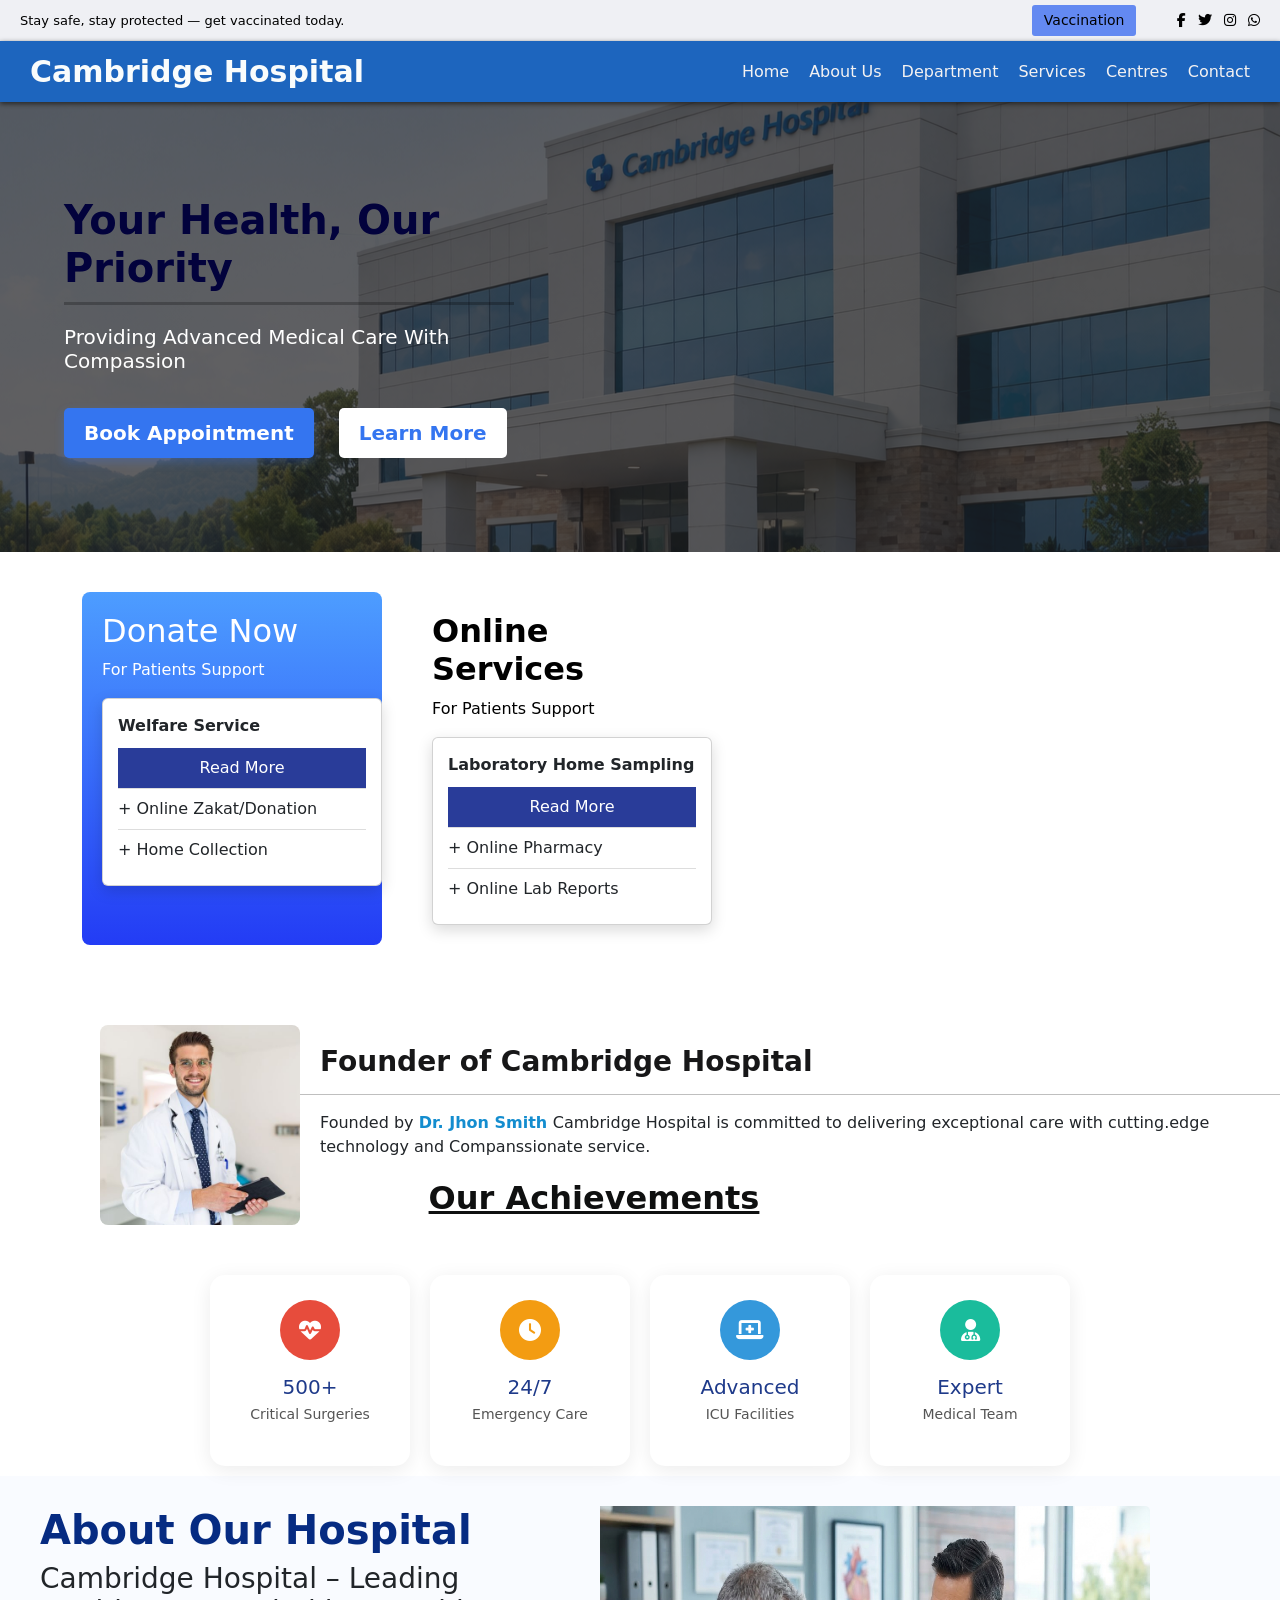
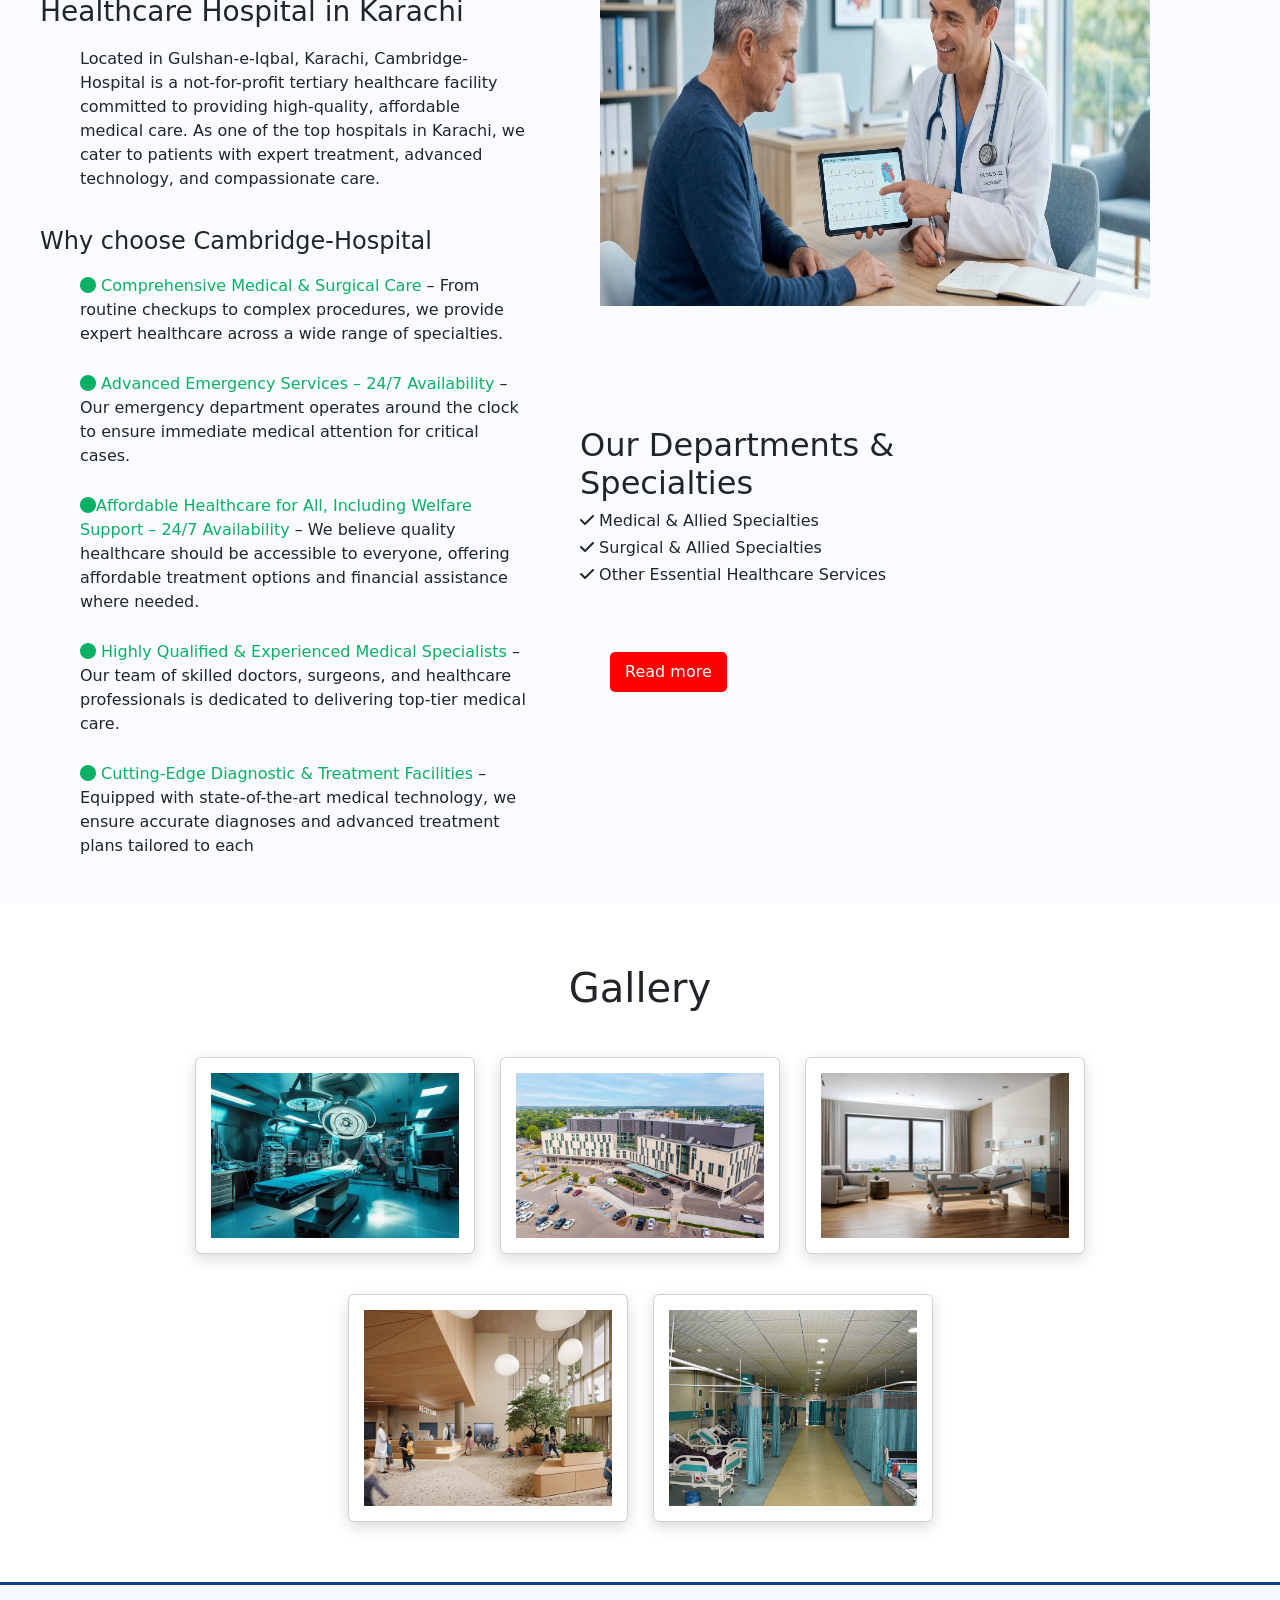
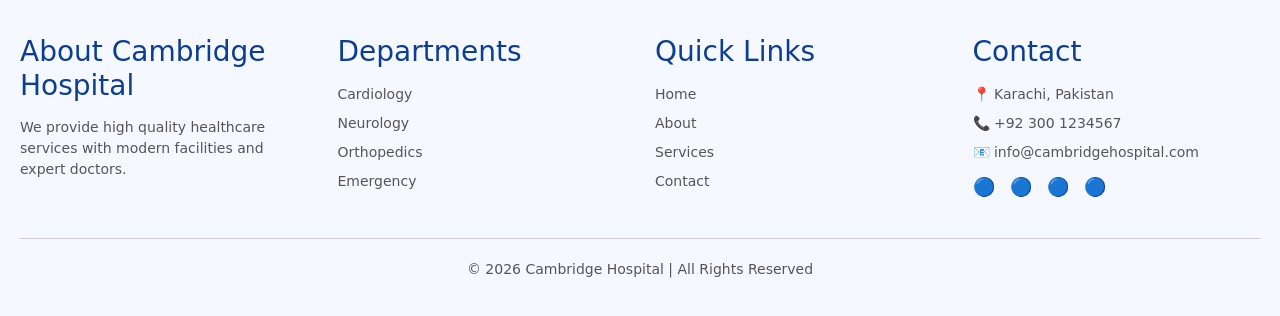
<file: index.html>
<!DOCTYPE html>
<html lang="en">
<head>
    <meta charset="UTF-8">
    <meta name="viewport" content="width=device-width, initial-scale=1.0">
    <title>Cambridge-hospital</title>
    <link rel="stylesheet" href="https://cdnjs.cloudflare.com/ajax/libs/font-awesome/6.5.0/css/all.min.css">
     <link rel="stylesheet" href="style.css">
  
     <link href="https://unpkg.com/aos@2.3.1/dist/aos.css" rel="stylesheet">
    <link href="https://cdn.jsdelivr.net/npm/bootstrap@5.3.8/dist/css/bootstrap.min.css" rel="stylesheet" integrity="sha384-sRIl4kxILFvY47J16cr9ZwB07vP4J8+LH7qKQnuqkuIAvNWLzeN8tE5YBujZqJLB" crossorigin="anonymous">
</head>
<body>

    <!-- navbar -->
<div class="top-bar">

    
    <div class="top-left">
        <span>Stay safe, stay protected — get vaccinated today.</span>
    </div>

 

    <div class="top-right">
     <a href="#" class="vaccine-btn">Vaccination</a>
        &nbsp;&nbsp;&nbsp;&nbsp;
   <a href="#"><i class="fab fa-facebook-f"></i></a>
        <a href="#"><i class="fab fa-twitter"></i></a>
        <a href="#"><i class="fab fa-instagram"></i></a>
        <a href="#"><i class="fab fa-whatsapp"></i></a>
    </div>
</div>
<!-- navbar -->

<div class=" main-navbar">
    
   <b> <div class="logo">Cambridge Hospital</div></b>
 <div class="row">
   <div class="nav-links">
        <a href="index.html">Home</a>
        <a href="./about-us.html">About Us</a>
        <a href="#">Department</a>
        <a href="service.html">Services</a>
        <a href="#">Centres</a>
        <a href="contact-us.html">Contact</a>
   </div>
</div>
   
</div>
<!-- endbar -->
 
<div class="main">
    <img src="./images/img-hospital.png" class="bg-img" alt="Hospital">
    <div class="overlay"></div>

    <div class="content">
        <h2>Your Health, Our Priority</h2>
        <hr class="line">
        <h5>Providing Advanced Medical Care With Compassion</h5>

        <div class="btn-main">
            <button class="primary">Book Appointment</button>
            <button class="secondary">Learn More</button>
        </div>
    </div>

</div>


 <!-- appoitement -->

<div class="container">

  <!-- LEFT BOX -->
  
  <div class="donate-box">
    <h2>Donate Now</h2>
    <p>For Patients Support</p>

    <div class="card">
      <p class="title">Welfare Service</p>
      <button>Read More</button>

      <div class="item">+ Online Zakat/Donation</div>
      <div class="item">+ Home Collection</div>
    </div>
  </div>

  <!-- RIGHT BOX -->
  
  <div class="service-box">
    <h2 style="color: black;">Online Services</h2>
    <p style="color: black;">For Patients Support</p>

    <div class="card">
      <p class="title">Laboratory Home Sampling</p>
      <button>Read More</button>

      <div class="item">+ Online Pharmacy</div>
      <div class="item">+ Online Lab Reports</div>
    </div>

  </div>

</div>
 <!-- about -->
  <div class="about-main">
<img src="./images/dr-2-pic.jpg" alt="">
<div class="para"><h3>Founder of Cambridge Hospital</h3>
    <hr class="line-2">
<p>Founded by <b style="color: rgb(20, 141, 207);">Dr. Jhon Smith </b> Cambridge Hospital is committed to delivering exceptional care with cutting.edge technology and Companssionate service. </p>

<h2>Our Achievements</h2>
</div></div>
 
<div class="achievements">
 

  <div class="achieve-container">

    <div class="achieve-card">
      <div class="icon red">
        <i class="fa-solid fa-heart-pulse"></i>
      </div>
      <h3>500+</h3>
      <p>Critical Surgeries</p>
    </div>

    <div class="achieve-card">
      <div class="icon orange">
        <i class="fa-solid fa-clock"></i>
      </div>
      <h3>24/7</h3>
      <p>Emergency Care</p>
    </div>

    <div class="achieve-card">
      <div class="icon blue">
        <i class="fa-solid fa-laptop-medical"></i>
      </div>
      <h3>Advanced</h3>
      <p>ICU Facilities</p>
    </div>

    <div class="achieve-card">
      <div class="icon teal">
        <i class="fa-solid fa-user-doctor"></i>
      </div>
      <h3>Expert</h3>
      <p>Medical Team</p>
    </div>
  </div>
</div>


<!--about us  -->
<div class="main-why"> 
<div class="row" >
  <div class="col-5">
   <h1>About Our Hospital</h1>
   <h3>Cambridge Hospital – Leading Healthcare Hospital in Karachi</h3>
   <p class="para">Located in Gulshan-e-Iqbal, Karachi, Cambridge-Hospital is a not-for-profit tertiary healthcare facility committed to providing high-quality, affordable medical care. As one of the top hospitals in Karachi, we cater to patients with expert treatment, advanced technology, and compassionate care.</p>

<h4>Why choose Cambridge-Hospital</h4>
<p><span style="color: rgb(10, 177, 100);"> <i class="fa-solid fa-circle"></i> Comprehensive Medical & Surgical Care</span> – From routine checkups to complex procedures, we provide expert healthcare across a wide range of specialties.</p>
<p><span style="color: rgb(10, 177, 100);"> <i class="fa-solid fa-circle"></i> Advanced Emergency Services – 24/7 Availability</span> –  Our emergency department operates around the clock to ensure immediate medical attention for critical cases.</p>
<p><span style="color: rgb(10, 177, 100);"> <i class="fa-solid fa-circle"></i>Affordable Healthcare for All, Including Welfare Support  – 24/7 Availability</span> – We believe quality healthcare should be accessible to everyone, offering affordable treatment options and financial assistance where needed.</p>
<p><span style="color: rgb(10, 177, 100);"> <i class="fa-solid fa-circle"></i> Highly Qualified & Experienced Medical Specialists</span> – Our team of skilled doctors, surgeons, and healthcare professionals is dedicated to delivering top-tier medical care.</p>
<p><span style="color: rgb(10, 177, 100);"> <i class="fa-solid fa-circle"></i> Cutting-Edge Diagnostic & Treatment Facilities</span> – Equipped with state-of-the-art medical technology, we ensure accurate diagnoses and advanced treatment plans tailored to each</p>
  </div>
  <div class="col-5">
   <img src="./images/Cardiology Consultations-C0_ssqfJ.png" alt="" height="400px" width="600px" style="padding-left:50px;">
   <h2>Our Departments & Specialties</h2>
  <h6> <i class="fa-solid fa-check"></i> Medical & Allied Specialties</h6>
  <h6> <i class="fa-solid fa-check"></i> Surgical & Allied Specialties</h6>
  <h6> <i class="fa-solid fa-check"></i> Other Essential Healthcare Services</h6>
  <button id="btn-us" ><a href="">Read more</a></button>
</div>
  
 
</div>
</div>

<section class="gallery">
    <h1>Gallery</h1>

    <div class="gallery-container">
        <div class="card">
            <img src="./images/gal-2.jpeg">
        </div>

        <div class="card">
            <img src="./images/gal-3.jpeg">
        </div>

        <div class="card">
            <img src="./images/gal-4.jpeg">
        </div>

        <div class="card">
            <img src="./images/gal-5.jpeg">
        </div>

        <div class="card">
            <img src="./images/gal-7.jpg">
        </div>
    </div>

</section>
<footer class="footer">

  <div class="footer-container">

    <!-- About -->
    <div class="footer-box">
      <h3>About Cambridge Hospital</h3>
      <p>We provide high quality healthcare services with modern facilities and expert doctors.</p>
    </div>

    <!-- Departments -->
    <div class="footer-box">
      <h3>Departments</h3>
      <ul>
        <li>Cardiology</li>
        <li>Neurology</li>
        <li>Orthopedics</li>
        <li>Emergency</li>
      </ul>
    </div>

    <!-- Links -->
    <div class="footer-box">
      <h3>Quick Links</h3>
      <ul>
        <li><a href="./index.html">Home</a></li>
        <li><a href="./about-us.html">About</a></li>
        <li><a href="./service.html">Services</a></li>
        <li><a href="./contact-us.html">Contact</a></li>
      </ul>
    </div>

    <!-- Contact -->
    <div class="footer-box">
      <h3>Contact</h3>
      <p>📍 Karachi, Pakistan</p>
      <p>📞 +92 300 1234567</p>
      <p>📧 info@cambridgehospital.com</p>

      <!-- Social Icons -->
      <div class="social">
        <span>🔵</span>
        <span>🔵</span>
        <span>🔵</span>
        <span>🔵</span>
      </div>
    </div>

  </div>

  <!-- Bottom -->
  <div class="footer-bottom">
    <p>© 2026 Cambridge Hospital | All Rights Reserved</p>
  </div>

</footer>
    
    
</body>
</html>
</file>
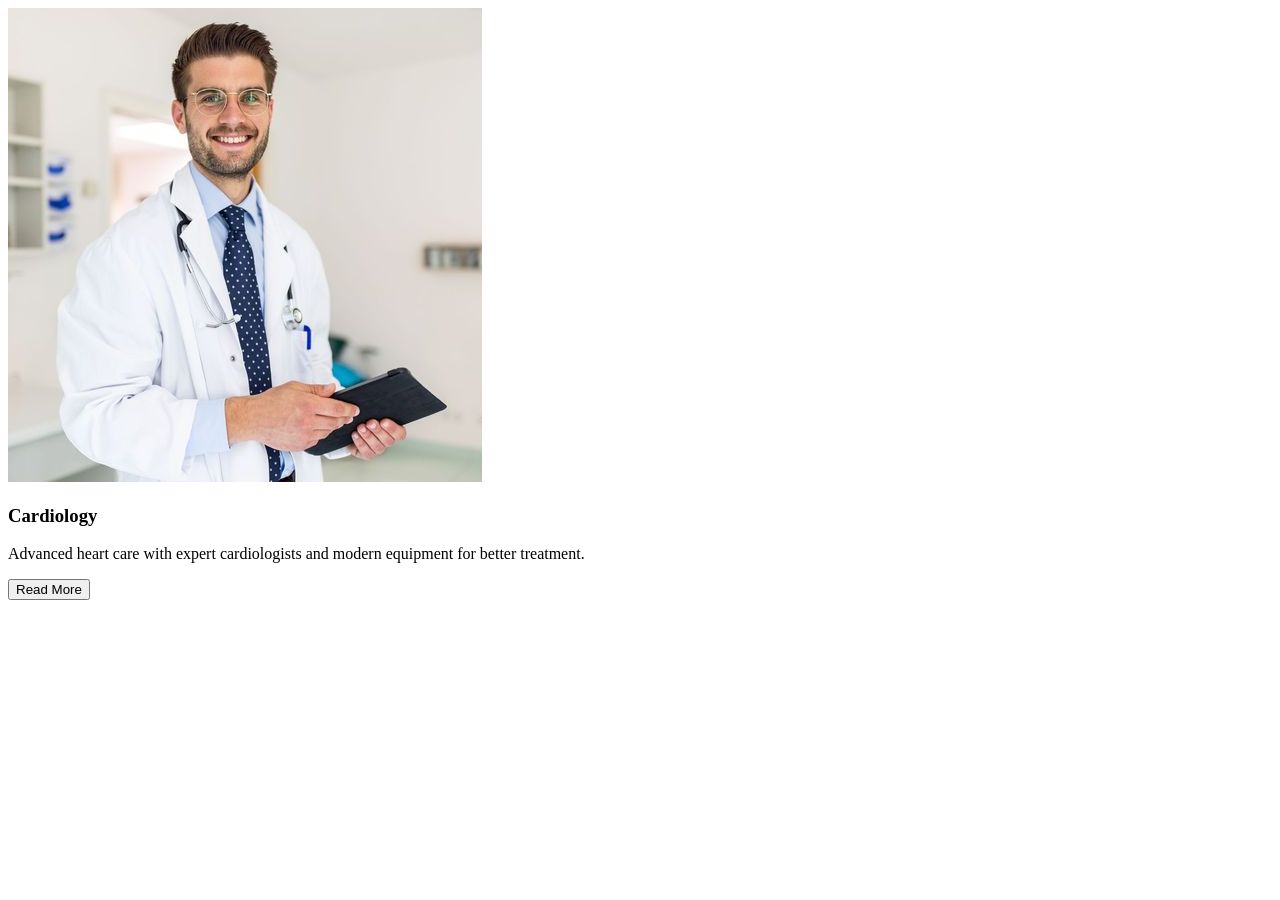
<file: department.html>
<!DOCTYPE html>
<html lang="en">
<head>
    <meta charset="UTF-8">
    <meta name="viewport" content="width=device-width, initial-scale=1.0">
    <title>depart</title>
</head>
<body>
    <style>
        
    </style>
    <div class="department-card">

    <img src="./images/dr-2-pic.jpg" alt="">

    <div class="card-content">
        <h3>Cardiology</h3>
        <p>
            Advanced heart care with expert cardiologists 
            and modern equipment for better treatment.
        </p>

        <button>Read More</button>
    </div>

</div>
</body>
</html>
</file>
<file: style.css>
*{
    margin: 0;
padding:0;
} 
 .top-bar {
background-color: rgb(239, 240, 244);
color: black;
display: flex;
justify-content: space-between;
align-items: center;
padding: 5px 20px;
font-size: 13px;
}

.top-left {
font-weight: 500;
}


.top-right {
display: flex;
align-items: center;
gap: 12px;
}


.top-right a {
color: black;
font-size: 14px;
text-decoration: none;
}

.top-right a:hover {
color: #ebd6d6;
background-color: #d96969;
}

.vaccine-btn {
background-color: #6389f1;
padding: 5px 12px;
border-radius: 3px;
font-size: 13px;
color: black;

} 


.main {
    position: relative;
    height: 450px;
    display: flex;
    align-items: center;
    padding-left: 50px;
    color: #fff;
    overflow: hidden;
}

.bg-img {
    position: absolute;
    inset: 0;
    width: 100%;
    height: 100%;
    object-fit: cover;
    z-index: -1;
    animation: kenburns-top 6s ease-out both;
}

.overlay {
    position: absolute;
    inset: 0;
    background: rgba(0,0,0,0.4);
}

.content {
    position: relative;
    max-width: 500px;
    z-index: 1;
}

.line {
    width: 80px;
    height: 3px;
    background: #00bcd4;
    border: 0;
    margin: 10px 0 20px;
}

.btn-main button {
    padding: 10px 20px;
    border: 0;
    margin-right: 10px;
    cursor: pointer;
}

.primary { background: #00bcd4; color: #fff; }
.secondary { background: #fff; color: #000; }

@keyframes kenburns-top {
    from { transform: scale(1) translateY(0); transform-origin: 50% 16%; }
    to   { transform: scale(1.2) translateY(-10px); transform-origin: top; }
}

.content{
    position: absolute;
    top: 50%;
    left: 5%;
    transform: translateY(-50%);
    color: white;
    
}

 .content h2{
    color: #02023c;
    font-size: 40px;
    font-weight: 700;
    
   
}
.main::before{
    content: "";
    position: absolute;
    top: 0;
    left: 0;
    width: 100%;
    height: 100%;
    background: rgba(70, 70, 72, 0.5);
    
}
.line{
   background-color: black;
    height: 3px;
border: none;
width: 450px; 
    

}
.btn-main{
    display: flex;
    gap: 15px;
    margin-top: 15px;
}

/* shared button style */
.btn{
    padding: 12px 20px;
    border: none;
    border-radius: 30px;
    font-size: 16px;
    font-weight: 600;
    cursor: pointer;
    transition: all 0.3s ease;
}


.primary{
    background: #3475f0;
    color: white;
    box-shadow: 0 4px 10px rgba(52, 117, 240, 0.3);
border: none;
font-weight: bold;
font-size: 20px;
padding: 8px;
border-radius: 5px;
margin-top: 20px;
}


.secondary{
    background: white;
    color: #3475f0;
    border: 2px solid #3475f0;
    border: none;
font-weight: bold;
font-size: 20px;
padding: 8px;
border-radius: 5px;
margin-top: 20px;
}

/* hover effects */
.primary:hover{
    background: #245ed6;
    transform: translateY(-3px);
    box-shadow: 0 6px 15px rgba(52, 117, 240, 0.4);
}

.secondary:hover{
    background: #3475f0;
    color: white;
    transform: translateY(-3px);
}
.about-main{
    display: flex;
    
}
.about-main.para{
     flex-direction: column;
}
.about-main img{
     height: 200px; 
    margin-left: 100px;
    margin-bottom: 40px;
     margin-top: 40px;
     border-radius: 8px;
     
}
.about-main h3{
    margin-top:60px;
    margin-left: 20px;
    font-weight: bold;
    color: rgb(23, 23, 24);
}
.about-main h4{
    margin-top:10px;
    margin-left: 50px;
    color: rgb(1, 6, 9);
   
}
.line-2{
      background-color: black;
    height: 1px;
    width: 100%;
border: none;
padding-right: 100px;
}
.para p{
    margin-left: 20px;
    font-weight: 500;
}

.achievements {
    text-align: center;
    margin: 10px 0;
}

.para h2{
    color: #0f1010;
    margin-bottom: 30px;
     text-align: center;
     margin-right: 40%;
  margin-top: 20px;
  font-weight: bold;
  text-decoration: underline;
}

/* container */
.achieve-container {
    display: flex;
    justify-content: center;
    gap: 20px;
  
}

/* card */
.achieve-card {
    width: 200px;
    padding: 25px 15px;
    background: #fff;
    border-radius: 15px;
    box-shadow: 0 4px 20px rgba(0,0,0,0.08);
    transition: 0.3s;
}


.achieve-card:hover {
    transform: translateY(-8px);
    box-shadow: 0 8px 25px rgba(0,0,0,0.15);
}

.icon {
    width: 60px;
    height: 60px;
    margin: 0 auto 15px;
    border-radius: 50%;
    display: flex;
    align-items: center;
    justify-content: center;
    color: #fff;
    font-size: 22px;
}

.red { background: #e74c3c; }
.orange { background: #f39c12; }
.blue { background: #3498db; }
.teal { background: #1abc9c; }

/* text */
.achieve-card h3 {
    margin: 10px 0 5px;
    font-size: 20px;
    color: #1e3a8a;
}

.achieve-card p {
    font-size: 14px;
    color: #555;
}
.depart-main h3{
     color: #032e6d;
    margin-bottom: 30px;
     text-align: center;
     margin-right: 5%;
  margin-top: 20px;
  font-weight: bold;
  text-decoration: underline;

}
.cardio{
    height:100px;
    width:100px;
  
}


/* tag */
body {
    margin: 0;
    font-family: Arial, sans-serif;
}
/* navbar */
.main-navbar {
    color: white;
    display: flex;
    justify-content: space-between;
    align-items: center;
    padding: 8px 30px;
    box-shadow: 0 2px 5px rgba(48, 48, 49, 0.95);
    background-color: #1d65be;
  

}

.logo {
    font-size: 30px;
    font-weight: bold;
    color: rgb(249, 252, 252);
}
.nav-links {
    list-style: none;
    display: flex;
    gap: 20px;
 
}

.nav-links a {
    text-decoration: none;
    color: #f4f2f2;
    font-size: 16px;
   
}

.nav-links a:hover {
    color: rgb(96, 11, 5);
}


/* appiotment */
.container {
  display: flex;
  gap: 30px;
  padding: 40px;
}

.donate-box,
.service-box{
  background: linear-gradient(to bottom,#4d9dff,#233cf5);
  color:#fff;
  padding:20px;
  width:300px;
  border-radius:8px;
  transition:.3s;
}
.donate-box:hover,
.service-box:hover{
  transform:translateY(-8px);
  box-shadow:0 15px 35px rgba(16, 1, 1, 0.3);
}

.service-box {
  background: white;
  padding: 20px;
  width: 300px;
  border-radius: 8px;
}
.service-box h2{
  font-weight: bold;
}
.card {
  /* background: white;
  color: black; */
  padding: 15px;
  margin-top: 15px;
  border-radius: 8px;
}

.donate-box .card {
  background: white;
}

.title {
  font-weight: bold;
  margin-bottom: 10px;
}

button {
  background: #293c99;
  color: white;
  border: none;
  padding: 8px 15px;
  border-radius: 5px;
  cursor: pointer;
  margin-bottom: 10px;
}

.item {
  padding: 8px 0;
  border-top: 1px solid #ddd;
  cursor: pointer;
}

/* Tablet */
@media (max-width: 992px) {

  /* TOP BAR */
  .top-bar {
    flex-direction: column;
    text-align: center;
    gap: 8px;
  }

  /* NAVBAR */
  .main-navbar {
    flex-wrap: wrap;
    gap: 10px;
  }

  .nav-links {
    flex-wrap: wrap;
    justify-content: center;
  }

  /* HERO TEXT */
  .content {
    left: 20px;
    right: 20px;
  }

  .content h2 {
    font-size: 32px;
  }

  /* ABOUT */
  .about-main {
    flex-direction: column;
    text-align: center;
  }

  .about-main img {
    margin-left: 0;
  }

  /* ACHIEVEMENTS */
  .achieve-container {
    flex-wrap: wrap;
  }

  .achieve-card {
    width: 45%;
  }

  /* APPOINTMENT */
  .container {
    flex-wrap: wrap;
    justify-content: center;
  }

}


/* Mobile */
@media (max-width: 768px) {

  /* NAVBAR */
  .main-navbar {
    flex-direction: column;
    align-items: center;
    text-align: center;
  }

  .nav-links {
    flex-direction: column;
    gap: 10px;
  }

  /* HERO */
  .content {
    position: static;
    transform: none;
    padding: 20px;
    text-align: center;
  }

  .main {
    height: auto;
    padding: 60px 0;
  }

  .btn-main {
    flex-direction: column;
    align-items: center;
  }

  /* APPOINTMENT BOXES */
  .container {
    flex-direction: column;
    align-items: center;
  }

  .donate-box,
  .service-box {
    width: 100%;
    max-width: 350px;
  }

  /* ACHIEVEMENTS */
  .achieve-card {
    width: 100%;
  }

  /* TEXT FIX */
  .para h2 {
    margin-right: 0;
  }

}


/* Small Mobile */
@media (max-width: 480px) {

  .content h2 {
    font-size: 24px;
  }

  .primary,
  .secondary {
    font-size: 16px;
  }

}

.main-why {
    padding: 30px 40px;
    background-color: #f9fbff;
}

.row {
    display: flex;
    flex-wrap: wrap; 
}



.col-5  {
    font-size: 16px;
  
}
.main-why h1{
  font-weight: bold;
  color: #062b82 ;
}
.main-why h3{
  font-weight: 60;

}
.main-why p{
  padding-left: 40px;
    padding-top: 10px;
}
.col-5 img{
border-radius: 5px;
}
.main-why h4{
  padding-top: 20px
}
.main-why h2{
  padding-top: 120px;
  margin-left: 30px;
}
.main-why h6{
    margin-left: 30px;
}
#btn-us{
  background-color: red;
  border-radius: 5px;
 margin-left: 60px;
  margin-top: 60px;
}
#btn-us a{
  color: white;
  text-decoration: none;
}

.gallery {
    text-align: center;
    padding: 60px 20px;
}

.gallery h1 {
    margin-bottom: 30px;
}

.gallery-container {
    display: flex;
    justify-content: center;
    flex-wrap: wrap;
    gap: 25px;
    max-width: 900px;
    margin: auto;
}

.card {
    width: 280px;   
    height: 200px;
    overflow: hidden;
    border-radius: 12px;
    box-shadow: 0 5px 15px rgba(0,0,0,0.15);
    background: white;
}

.card img {
    width: 100%;
    height: 100%;
    object-fit: cover;
}

.card:hover {
    transform: scale(1.07);
    transition: 0.3s;
}
.footer{
    background: #f5f9ff;
    padding: 50px 20px 20px;
    border-top: 3px solid #0b3d91;
}

.footer-container{
    display: flex;
    justify-content: space-between;
    flex-wrap: wrap;
    gap: 30px;
}

.footer-box{
    flex: 1;
    min-width: 220px;
}

.footer-box h3{
    color: #0b3d91;
    margin-bottom: 15px;
}

.footer-box p,
.footer-box li{
    color: #555;
    font-size: 14px;
    margin: 8px 0;
}

.footer-box ul{
    list-style: none;
    padding: 0;
}

.footer-box ul li a{
    text-decoration: none;
    color: #555;
}

.footer-box ul li a:hover{
    color: #0b3d91;
}

.social{
    margin-top: 10px;
}

.social span{
    display: inline-block;
    margin-right: 10px;
    font-size: 18px;
    cursor: pointer;
}

.footer-bottom{
    text-align: center;
    padding-top: 20px;
    border-top: 1px solid #ccc;
    margin-top: 30px;
    font-size: 14px;
    color: #555;
}
/* service */
.conrainer h2{
            background-color: #16171a;
        }
        /* main container */
        .services-container {
             max-width: 1280px;
            margin: 0 auto;
            background: transparent;
        }

        /* header section */
        .services-header {
            margin-bottom: 3rem;
            text-align: center;
        }

        .services-header h2 {
            font-size: 2.5rem;
            font-weight: 700;
            background: linear-gradient(135deg, #0d100f, #1c1d1e);
            background-clip: text;
            -webkit-background-clip: text;
            color: transparent;
            letter-spacing: -0.02em;
            display: inline-block;
            position: relative;
        }

        .services-header h2:after {
            content: '';
            display: block;
            width: 70px;
            height: 4px;
            background: #2266d4;
            border-radius: 4px;
            margin: 0.75rem auto 0;
            opacity: 0.7;
        }

        .services-subhead {
            color: #0f3f6f;
            font-size: 1.1rem;
            margin-top: 1rem;
            font-weight: 400;
            max-width: 550px;
            margin-left: auto;
            margin-right: auto;
        }

        /* card grid */
        .cards-grid {
            display: grid;
            grid-template-columns: repeat(auto-fit, minmax(310px, 1fr));
            gap: 2rem;
            margin-top: 1rem;
        }

        /* card styling */
        .service-card {
            background: #ffffff;
            border-radius: 1.75rem;
            padding: 1.8rem 1.8rem 2rem 1.8rem;
            box-shadow: 0 20px 35px -12px rgba(0, 0, 0, 0.08), 0 2px 5px rgba(0, 0, 0, 0.02);
            transition: all 0.3s cubic-bezier(0.2, 0, 0, 1);
            backdrop-filter: blur(0px);
            border: 1px solid rgba(44, 140, 160, 0.12);
            display: flex;
            flex-direction: column;
            height: 100%;
        }

        .service-card:hover {
            transform: translateY(-6px);
            box-shadow: 0 30px 45px -15px rgba(12, 66, 165, 0.2);
            border-color: rgba(13, 65, 177, 0.3);
        }

        /* icon wrapper */
        .card-icon {
            font-size: 2.5rem;
            color: #121313;
            background: #e9f4f7;
            width: 60px;
            height: 60px;
            display: flex;
            align-items: center;
            justify-content: center;
            border-radius: 20px;
            margin-bottom: 1.5rem;
            transition: 0.2s ease;
        }

        .service-card:hover .card-icon {
            background: #0c40a0;
            color: white;
        }

        /* card title and subtitle */
        .card-title {
            font-size: 1.75rem;
            font-weight: 700;
            color: #0F2E3E;
            line-height: 1.25;
            margin-bottom: 0.4rem;
        }

        .card-subtitle {
            font-size: 0.85rem;
            font-weight: 500;
            text-transform: uppercase;
            letter-spacing: 0.5px;
            color: #072f8e;
            background: #e7f0f3;
            display: inline-block;
            padding: 0.2rem 0.7rem;
            border-radius: 40px;
            margin-bottom: 1rem;
        }

        /* special for general wards: number badge row */
        .title-badge-row {
            display: flex;
            align-items: baseline;
            justify-content: space-between;
            flex-wrap: wrap;
            gap: 0.5rem;
            margin-bottom: 0.4rem;
        }

        .title-badge-row .card-title {
            margin-bottom: 0;
        }

        .ward-number {
            background: linear-gradient(145deg, #2C8CA0, #1d6c7e);
            color: white;
            font-weight: 800;
            font-size: 1.7rem;
            width: 50px;
            height: 50px;
            display: inline-flex;
            align-items: center;
            justify-content: center;
            border-radius: 30px;
            box-shadow: 0 6px 12px rgba(28, 110, 128, 0.25);
            font-family: monospace;
            letter-spacing: 0;
        }

        .sub-department {
            font-size: 0.9rem;
            font-weight: 500;
            color: #4b6f86;
            background: #f0f5f9;
            border-radius: 30px;
            padding: 0.25rem 0.8rem;
            display: inline-block;
            margin: 0.5rem 0 0.75rem 0;
        }

        /* description text */
        .card-description {
            color: #2c4258;
            font-size: 0.96rem;
            line-height: 1.55;
            margin: 0.8rem 0 1.4rem 0;
            flex-grow: 1;
        }

        /* read more link */
        .read-more {
            display: inline-flex;
            align-items: center;
            gap: 0.5rem;
            font-weight: 600;
            font-size: 0.9rem;
            color: #2C8CA0;
            text-decoration: none;
            border-bottom: 2px solid rgba(44, 140, 160, 0.25);
            padding-bottom: 0.2rem;
            transition: all 0.2s ease;
            margin-top: 0.25rem;
            width: fit-content;
        }

        .read-more i {
            font-size: 0.8rem;
            transition: transform 0.2s;
        }

        .read-more:hover {
            color: #165f73;
            border-bottom-color: #165f73;
            gap: 0.7rem;
        }

        .read-more:hover i {
            transform: translateX(4px);
        }

       
        .card-footer {
            margin-top: auto;
            margin-bottom: 15px;
        }

        /* responsive adjustments */
        @media (max-width: 780px) {
            body {
                padding: 1.5rem 1rem;
            }
            .services-header h2 {
                font-size: 2rem;
            }
            .card-title {
                font-size: 1.5rem;
            }
            .service-card {
                padding: 1.5rem;
            }
            .ward-number {
                width: 44px;
                height: 44px;
                font-size: 1.5rem;
            }
        }

        @media (max-width: 480px) {
            .title-badge-row {
                flex-direction: row;
                align-items: center;
            }
            .card-icon {
                width: 50px;
                height: 50px;
                font-size: 2rem;
            }
        }
</file>
